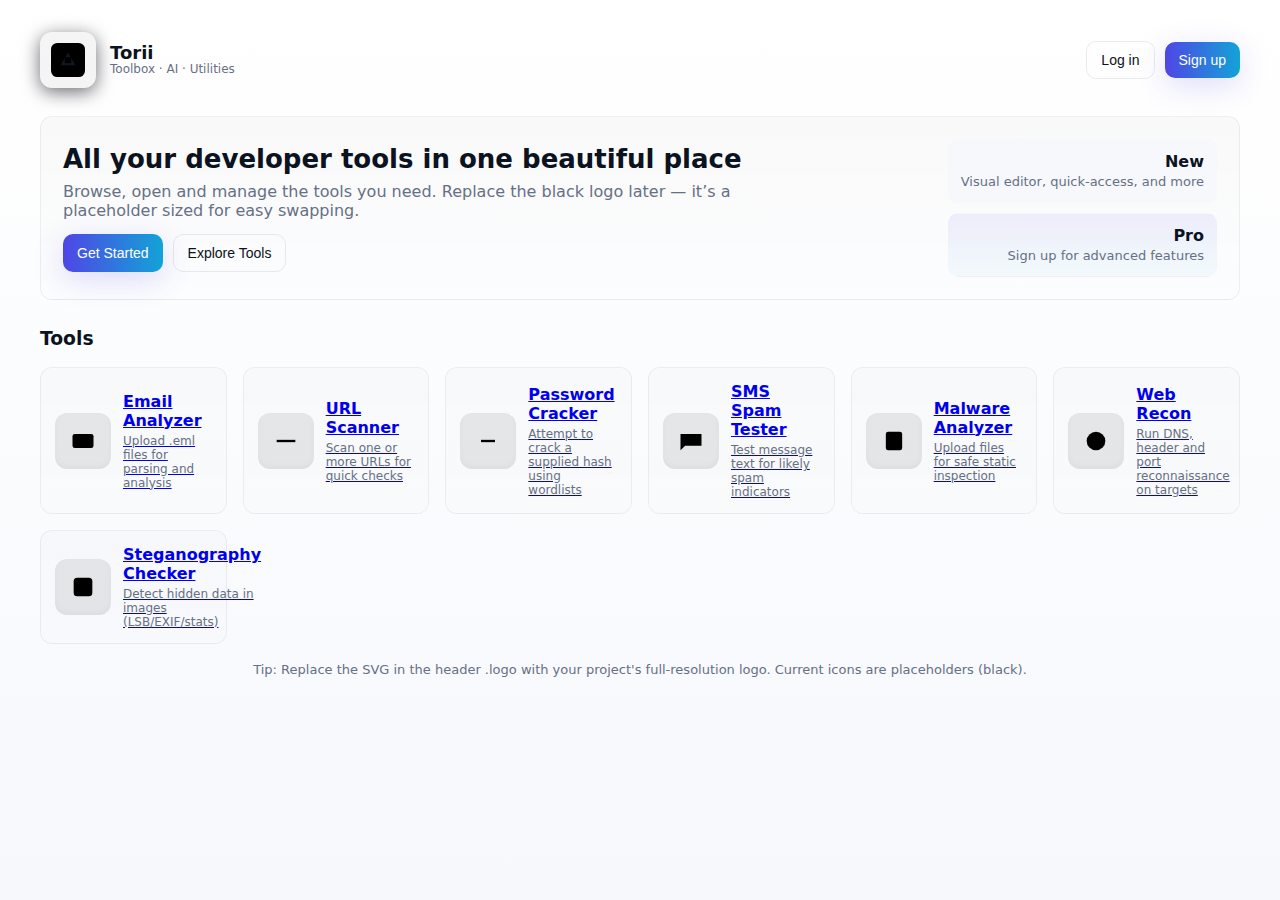
<file: frontend/index.html>
<!doctype html>
<html lang="en">
<head>
    <meta charset="utf-8" />
    <meta name="viewport" content="width=device-width,initial-scale=1" />
    <title>Torii — Tools Home</title>
    <link rel="stylesheet" href="./css/styles.css" />
    <link rel="stylesheet" href="./css/themes/light.css" />
    <style>
        :root{
            /* Light theme */
            --bg:#ffffff;
            --card:#f7f8fc;
            --muted:#667085;
            --accent:#4f46e5;
            --glass: rgba(0,0,0,0.04);
            --white:#0b1220; /* main text color */
            --radius:12px;
        }
        /* Reset & layout */
        *{box-sizing:border-box}
        html,body{height:100%}
        body{
            margin:0;
            font-family:Inter, ui-sans-serif, system-ui, -apple-system, "Segoe UI", Roboto, "Helvetica Neue", Arial;
            background: linear-gradient(180deg,#ffffff 0%, #f6f8fc 100%);
            color:var(--white);
            -webkit-font-smoothing:antialiased;
            -moz-osx-font-smoothing:grayscale;
            padding:32px;
        }
        .wrap{max-width:1200px;margin:0 auto}
        header{
            display:flex;
            align-items:center;
            justify-content:space-between;
            gap:16px;
            margin-bottom:28px;
        }

        /* Brand */
        .brand{
            display:flex;
            align-items:center;
            gap:14px;
            text-decoration:none;
            color:var(--white);
        }
        .logo{
            width:56px;height:56px;
            display:inline-grid;
            place-items:center;
            background:var(--glass);
            border-radius:12px;
            flex:0 0 56px;
            box-shadow:0 4px 18px rgba(10,12,20,0.6), inset 0 -2px 4px rgba(255,255,255,0.02);
        }
        .brand h1{font-size:18px;margin:0;line-height:1}
        .brand p{margin:0;font-size:12px;color:var(--muted)}

        /* Right actions */
        .actions{display:flex;gap:10px;align-items:center}
        .btn{
            display:inline-flex;
            align-items:center;
            gap:8px;
            padding:10px 14px;
            border-radius:10px;
            border:1px solid rgba(0,0,0,0.08);
            background:transparent;
            color:var(--white);
            cursor:pointer;
            font-size:14px;
            transition:transform .14s ease, box-shadow .14s ease;
        }
        .btn:hover{transform:translateY(-3px); box-shadow:0 8px 30px rgba(79,70,229,0.14)}
        .btn.primary{
            background:linear-gradient(90deg,var(--accent),#06b6d4 120%);
            color:white;
            border:none;
            box-shadow:0 8px 30px rgba(79,70,229,0.18);
        }

        /* Hero */
        .hero{
            display:flex;
            gap:28px;
            align-items:center;
            justify-content:space-between;
            margin-bottom:28px;
            background:linear-gradient(180deg, rgba(0,0,0,0.02), transparent);
            padding:22px;
            border-radius:var(--radius);
            border:1px solid rgba(0,0,0,0.06);
        }
        .hero-left{max-width:64%}
        .hero h2{margin:0 0 8px 0;font-size:26px}
        .hero p{margin:0;color:var(--muted)}
        .hero-cta{margin-top:14px;display:flex;gap:10px}

        /* Tools Grid */
        .tools{
            margin-top:18px;
            display:grid;
            grid-template-columns:repeat(auto-fit,minmax(180px,1fr));
            gap:16px;
        }
        .card{
            background:linear-gradient(180deg, rgba(0,0,0,0.01), rgba(0,0,0,0.005));
            border-radius:12px;
            padding:14px;
            display:flex;
            gap:12px;
            align-items:center;
            border:1px solid rgba(0,0,0,0.06);
            transition:transform .16s ease, box-shadow .16s ease;
        }
        .card:hover{transform:translateY(-6px); box-shadow:0 14px 40px rgba(2,6,23,0.12)}
        .card .ico{
            width:56px;height:56px;border-radius:12px;background:rgba(0,0,0,0.08);display:grid;place-items:center;flex:0 0 56px;
            box-shadow: inset 0 -3px 6px rgba(0,0,0,0.03);
        }
        .card h3{margin:0;font-size:16px}
        .card p{margin:4px 0 0 0;font-size:12px;color:var(--muted)}

        /* footer note */
        .meta{margin-top:18px;color:var(--muted);font-size:13px;text-align:center}
        /* Responsiveness */
        @media (max-width:700px){
            .hero{flex-direction:column;align-items:flex-start}
            .hero-left{max-width:100%}
            header{flex-direction:column;align-items:flex-start;gap:12px}
        }
    </style>
</head>
<body>
    <div class="wrap">
        <header>
            <a class="brand" href="#" aria-label="Torii Home">
                <div class="logo" aria-hidden="true">
                    <!-- Black placeholder logo; replace with your logo later -->
                    <svg width="34" height="34" viewBox="0 0 64 64" fill="none" xmlns="http://www.w3.org/2000/svg" role="img" aria-hidden="true">
                        <rect width="64" height="64" rx="12" fill="#000"/>
                        <path d="M18 42 L32 18 L46 42 Z" fill="#0f1724"/>
                        <rect x="26" y="27" width="12" height="11" rx="2" fill="#000"/>
                    </svg>
                </div>
                <div>
                    <h1>Torii</h1>
                    <p>Toolbox · AI · Utilities</p>
                </div>
            </a>

            <div class="actions" aria-hidden="false">
                <button class="btn" aria-label="Log in">Log in</button>
                <button class="btn primary" aria-label="Sign up">Sign up</button>
            </div>
        </header>

        <section class="hero" role="region" aria-label="Hero">
            <div class="hero-left">
                <h2>All your developer tools in one beautiful place</h2>
                <p>Browse, open and manage the tools you need. Replace the black logo later — it’s a placeholder sized for easy swapping.</p>
                <div class="hero-cta">
                    <button class="btn primary">Get Started</button>
                    <button class="btn">Explore Tools</button>
                </div>
            </div>
            <div class="hero-right" style="min-width:220px;display:flex;flex-direction:column;gap:10px;align-items:flex-end">
                <div style="background:var(--card);padding:12px;border-radius:10px;border:1px solid rgba(255,255,255,0.02);width:100%;text-align:right">
                    <strong style="display:block">New</strong>
                    <span style="color:var(--muted);font-size:13px">Visual editor, quick-access, and more</span>
                </div>
                <div style="background:linear-gradient(180deg, rgba(79,70,229,0.08), rgba(6,182,212,0.04));padding:12px;border-radius:10px;border:1px solid rgba(255,255,255,0.02);width:100%;text-align:right">
                    <strong style="display:block">Pro</strong>
                    <span style="color:var(--muted);font-size:13px">Sign up for advanced features</span>
                </div>
            </div>
        </section>

        <main>
            <h3 style="margin:6px 0 12px 0">Tools</h3>

            <div class="tools" aria-live="polite">
                <!-- Real tool cards -->
                <a class="card" role="article" tabindex="0" href="./tool1-email-analyzer.html">
                    <div class="ico" aria-hidden="true"><svg width="28" height="28" viewBox="0 0 24 24" fill="none"><rect x="3" y="6" width="18" height="12" rx="2" fill="#000"/></svg></div>
                    <div>
                        <h3>Email Analyzer</h3>
                        <p>Upload .eml files for parsing and analysis</p>
                    </div>
                </a>

                <a class="card" role="article" tabindex="0" href="./tool2-url-scanner.html">
                    <div class="ico" aria-hidden="true"><svg width="28" height="28" viewBox="0 0 24 24" fill="none"><path d="M4 12h16" stroke="#000" stroke-width="2"/></svg></div>
                    <div>
                        <h3>URL Scanner</h3>
                        <p>Scan one or more URLs for quick checks</p>
                    </div>
                </a>

                <a class="card" role="article" tabindex="0" href="./tool3-password-cracker.html">
                    <div class="ico" aria-hidden="true"><svg width="28" height="28" viewBox="0 0 24 24" fill="none"><path d="M6 12h12" stroke="#000" stroke-width="2"/></svg></div>
                    <div>
                        <h3>Password Cracker</h3>
                        <p>Attempt to crack a supplied hash using wordlists</p>
                    </div>
                </a>

                <a class="card" role="article" tabindex="0" href="./tool4-sms-spam-tester.html">
                    <div class="ico" aria-hidden="true"><svg width="28" height="28" viewBox="0 0 24 24" fill="none"><path d="M3 6h18v10H7l-4 4V6z" fill="#000"/></svg></div>
                    <div>
                        <h3>SMS Spam Tester</h3>
                        <p>Test message text for likely spam indicators</p>
                    </div>
                </a>

                <a class="card" role="article" tabindex="0" href="./tool5-malware-analyzer.html">
                    <div class="ico" aria-hidden="true"><svg width="28" height="28" viewBox="0 0 24 24" fill="none"><rect x="5" y="4" width="14" height="16" rx="2" fill="#000"/></svg></div>
                    <div>
                        <h3>Malware Analyzer</h3>
                        <p>Upload files for safe static inspection</p>
                    </div>
                </a>

                <a class="card" role="article" tabindex="0" href="./tool6-web-recon.html">
                    <div class="ico" aria-hidden="true"><svg width="28" height="28" viewBox="0 0 24 24" fill="none"><circle cx="12" cy="12" r="8" fill="#000"/></svg></div>
                    <div>
                        <h3>Web Recon</h3>
                        <p>Run DNS, header and port reconnaissance on targets</p>
                    </div>
                </a>

                <a class="card" role="article" tabindex="0" href="./tool7-steganography-checker.html">
                    <div class="ico" aria-hidden="true"><svg width="28" height="28" viewBox="0 0 24 24" fill="none"><rect x="4" y="4" width="16" height="16" rx="3" fill="#000"/></svg></div>
                    <div>
                        <h3>Steganography Checker</h3>
                        <p>Detect hidden data in images (LSB/EXIF/stats)</p>
                    </div>
                </a>
            </div>

            <div class="meta">Tip: Replace the SVG in the header .logo with your project's full-resolution logo. Current icons are placeholders (black).</div>
        </main>

    </div>
    <script type="module" src="./js/main.js"></script>
</body>
</html>
</file>
<file: frontend/css/styles.css>
/* Global styles placeholder; import theme as needed */
:root { --accent:#4f46e5; }
body { font-family: Inter, Segoe UI, Arial; margin:0; }
</file>
<file: frontend/css/themes/light.css>
/* Light theme */
:root { --bg:#ffffff; --text:#0b1220; }
body { background:#ffffff; color: var(--text); }
</file>
